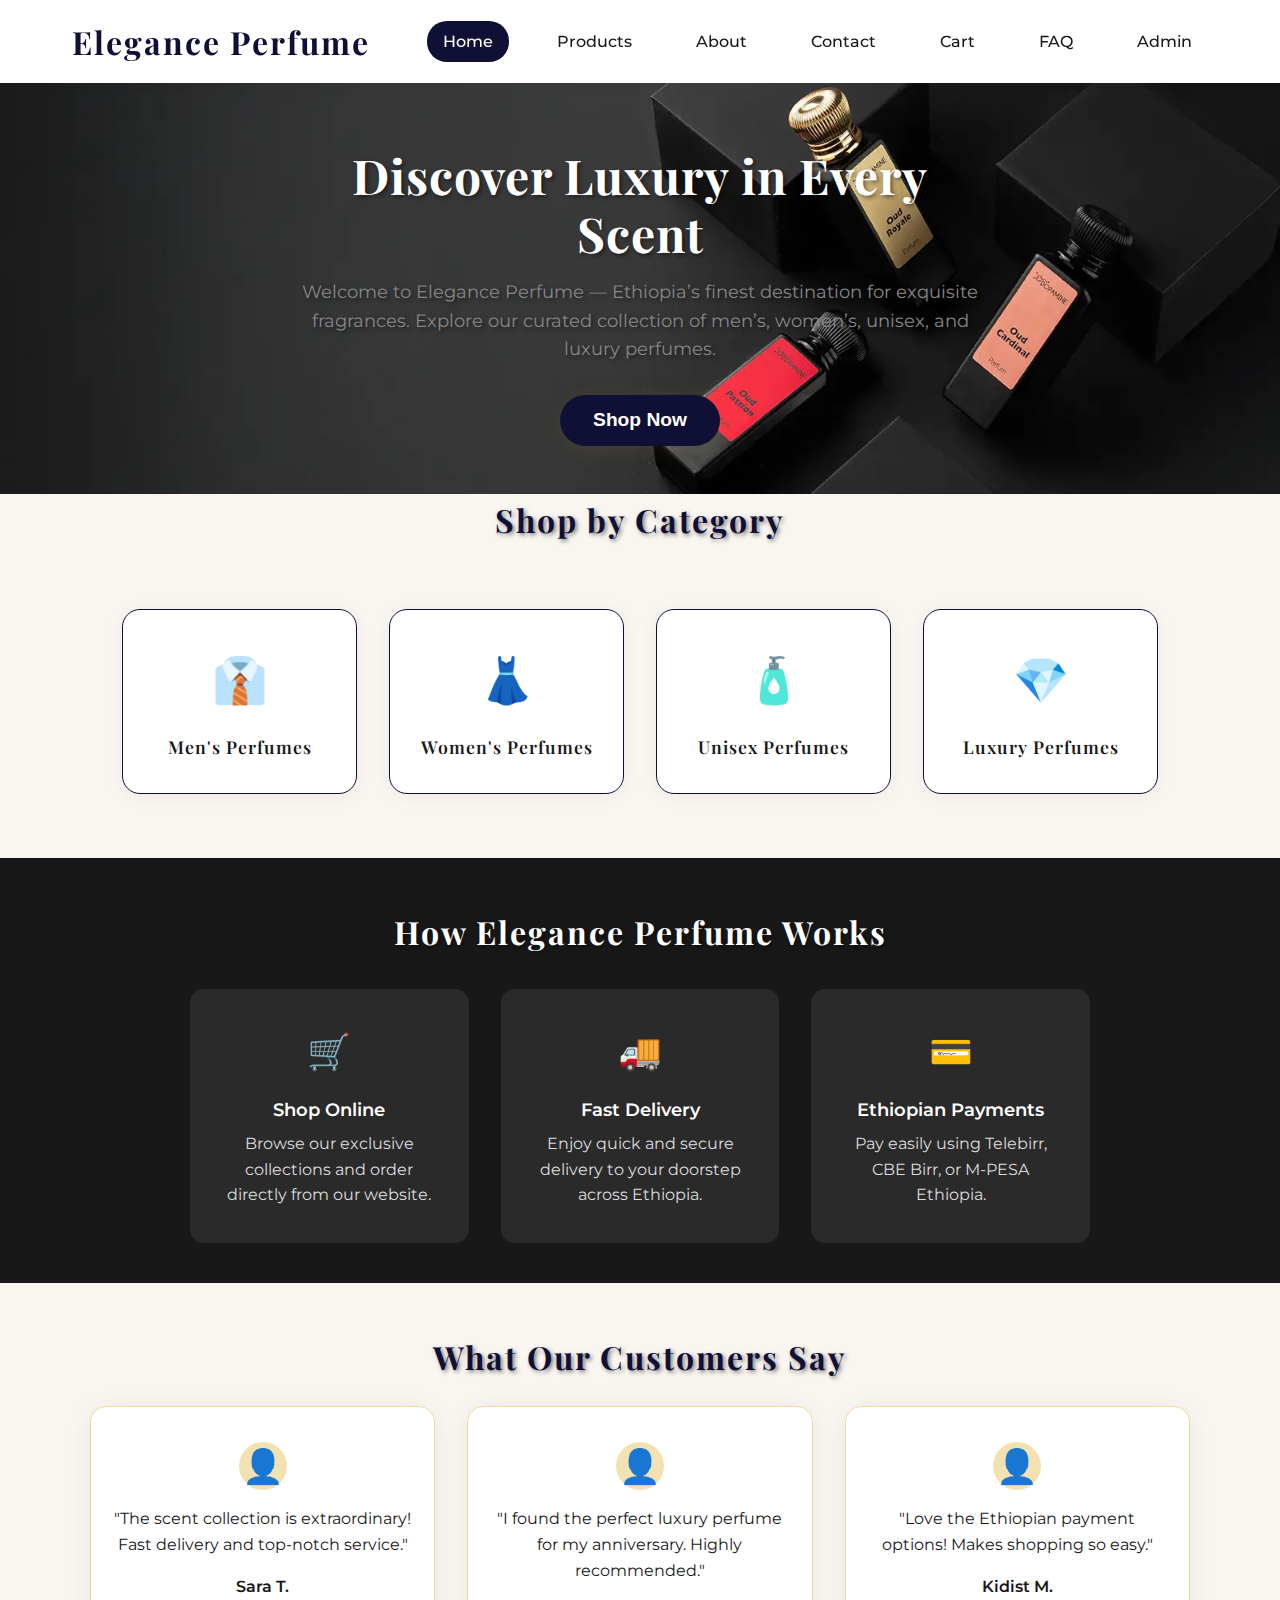
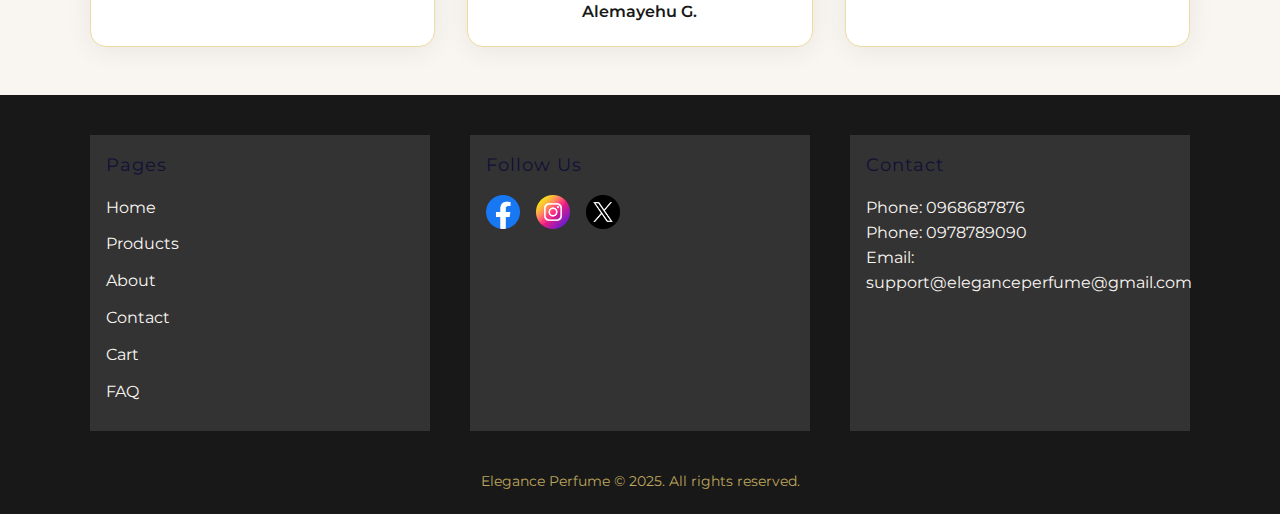
<file: index.html>
<!DOCTYPE html>
<html lang="en">
<head>
  <meta charset="UTF-8">
  <title>Elegance Perfume — Home</title>
  <meta name="viewport" content="width=device-width, initial-scale=1.0">
  <link rel="stylesheet" href="style.css">
</head>
<body>

<!-- Header/Navbar -->
<header>
  <nav class="navbar">
    <span class="logo">Elegance Perfume</span>
    <div class="menu-toggle" aria-label="Open menu">
      <span class="menu-bar"></span>
      <span class="menu-bar"></span>
      <span class="menu-bar"></span>
    </div>
    <div class="nav-links">
      <a href="index.html" class="active">Home</a>
      <a href="products.html">Products</a>
      <a href="about.html">About</a>
      <a href="contact.html">Contact</a>
      <a href="cart.html">Cart <span class="cart-count"></span></a>
      <a href="faq.html">FAQ</a>
      <a href="login.html">Admin</a> <!-- Added Admin button -->
    </div>
  </nav>
</header>

<!-- Hero Section -->
<section class="hero" id="hero">
  <div class="hero-content">
    <h1>Discover Luxury in Every Scent</h1>
    <p>Welcome to Elegance Perfume — Ethiopia’s finest destination for exquisite fragrances. Explore our curated collection of men’s, women’s, unisex, and luxury perfumes.</p>
    <a href="products.html"><button class="hero-cta">Shop Now</button></a>
  </div>
</section>

<!-- Categories -->
<section>
  <h2 class="section-title" style="text-shadow: 2px 2px 4px rgba(0, 0, 0, 0.5);"> Shop by Category</h2>
  <div class="categories">
    <div class="category-card">
      <a href="products.html#men-perfumes">
        <div class="category-icon">👔</div> <!-- Icon for Men's Perfumes -->
        <h3 class="category-title">Men's Perfumes</h3>
      </a>
    </div>
    <div class="category-card">
      <a href="products.html#women-perfumes">
        <div class="category-icon">👗</div> <!-- Icon for Women's Perfumes -->
        <h3 class="category-title">Women's Perfumes</h3>
      </a>
    </div>
    <div class="category-card">
      <a href="products.html#unisex-perfumes">
        <div class="category-icon">🧴</div> <!-- Icon for Unisex Perfumes -->
        <h3 class="category-title">Unisex Perfumes</h3>
      </a>
    </div>
    <div class="category-card">
      <a href="products.html#luxury-perfumes">
        <div class="category-icon">💎</div> <!-- Icon for Luxury Perfumes -->
        <h3 class="category-title">Luxury Perfumes</h3>
      </a>
    </div>
  </div>
</section>

<!-- How it Works -->
<section class="how-it-works" id="how">
  <h2 class="section-title" style="text-shadow: 2px 2px 4px rgba(0, 0, 0, 0.5); color: white;">How Elegance Perfume Works</h2>
  <div class="how-steps">
    <div class="how-step">
      <div class="how-icon">🛒</div>
      <div class="how-title">Shop Online</div>
      <div class="how-desc">Browse our exclusive collections and order directly from our website.</div>
    </div>
    <div class="how-step">
      <div class="how-icon">🚚</div>
      <div class="how-title">Fast Delivery</div>
      <div class="how-desc">Enjoy quick and secure delivery to your doorstep across Ethiopia.</div>
    </div>
    <div class="how-step">
      <div class="how-icon">💳</div>
      <div class="how-title">Ethiopian Payments</div>
      <div class="how-desc">Pay easily using Telebirr, CBE Birr, or M-PESA Ethiopia.</div>
    </div>
  </div>
</section>

<!-- Testimonials -->
<section class="testimonials" id="testimonials">
  <h2 class="section-title" style="text-shadow: 2px 2px 4px rgba(0, 0, 0, 0.5);"> What Our Customers Say</h2>
  <div class="testimonial-list">
    <div class="testimonial-card">
      <div class="testimonial-icon"><span>👤</span></div>
      <div>"The scent collection is extraordinary! Fast delivery and top-notch service."</div>
      <div class="testimonial-name">Sara T.</div>
    </div>
    <div class="testimonial-card">
      <div class="testimonial-icon"><span>👤</span></div>
      <div>"I found the perfect luxury perfume for my anniversary. Highly recommended."</div>
      <div class="testimonial-name">Alemayehu G.</div>
    </div>
    <div class="testimonial-card">
      <div class="testimonial-icon"><span>👤</span></div>
      <div>"Love the Ethiopian payment options! Makes shopping so easy."</div>
      <div class="testimonial-name">Kidist M.</div>
    </div>
  </div>
</section>

<!-- Footer -->
<footer>
  <div class="footer-container">
    <div class="footer-section">
      <div class="footer-title">Pages</div>
      <div class="footer-links">
        <a href="index.html">Home</a>
        <a href="products.html">Products</a>
        <a href="about.html">About</a>
        <a href="contact.html">Contact</a>
        <a href="cart.html">Cart</a>
        <a href="faq.html">FAQ</a>
      </div>
    </div>
    <div class="footer-section">
      <div class="footer-title">Follow Us</div>
      <div class="footer-socials">
        <a href="https://www.facebook.com/login" target="_blank" class="footer-social" title="Facebook">
          <img src="images/icons/facebook.png" alt="Facebook" class="social-icon">
        </a>
        <a href="https://www.instagram.com/accounts/login" target="_blank" class="footer-social" title="Instagram">
          <img src="images/icons/instagram.png" alt="Instagram" class="social-icon">
        </a>
        <a href="https://twitter.com/login" target="_blank" class="footer-social" title="Twitter">
          <img src="images/icons/twitter.png" alt="Twitter" class="social-icon">
        </a>
      </div>
    </div>
    <div class="footer-section">
      <div class="footer-title">Contact</div>
      <div class="footer-contact">
        Phone: 0968687876<br>
        Phone: 0978789090<br>
        Email: support@eleganceperfume@gmail.com
      </div>
    </div>
  </div>
  <div class="footer-bottom">
    Elegance Perfume &copy; 2025. All rights reserved.
  </div>
</footer>

<script src="script.js"></script>
</body>
</html>
</file>
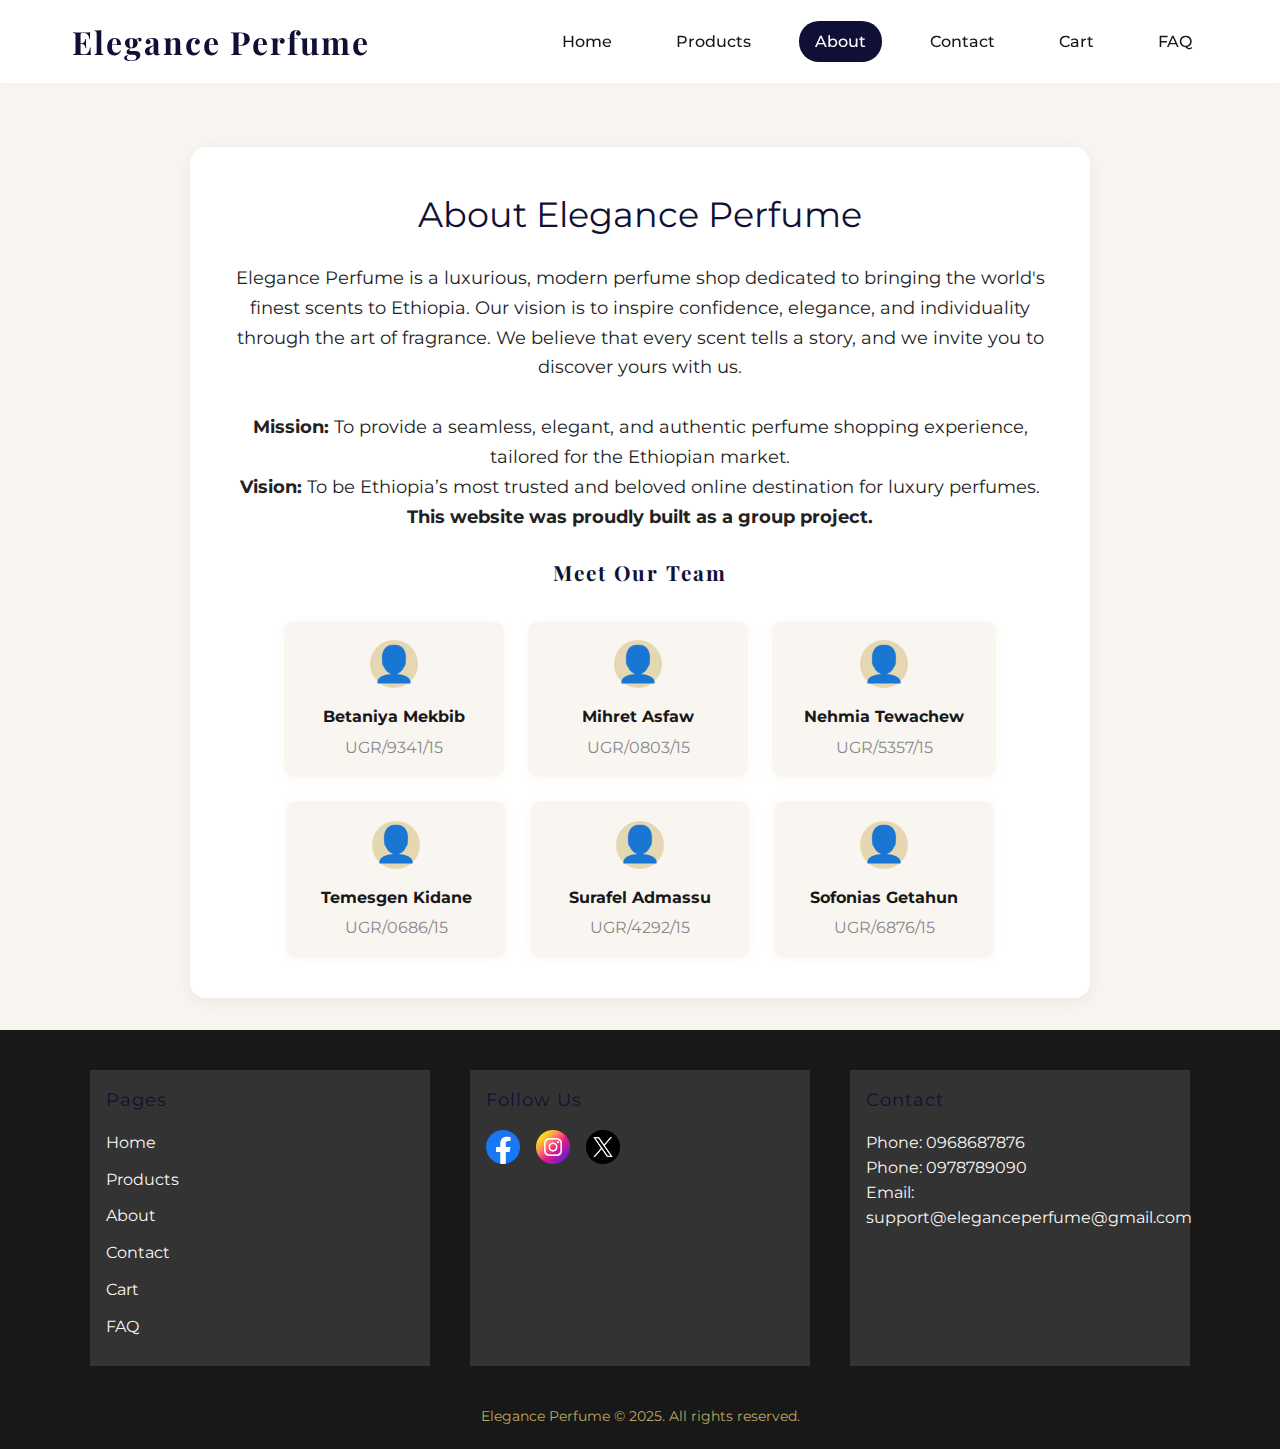
<file: about.html>
<!DOCTYPE html>
<html lang="en">
<head>
  <meta charset="UTF-8">
  <title>About Us — Elegance Perfume</title>
  <meta name="viewport" content="width=device-width, initial-scale=1.0">
  <link rel="stylesheet" href="style.css">
</head>
<body>

<header>
  <nav class="navbar">
    <span class="logo">Elegance Perfume</span>
    <div class="menu-toggle" aria-label="Open menu">
      <span class="menu-bar"></span>
      <span class="menu-bar"></span>
      <span class="menu-bar"></span>
    </div>
    <div class="nav-links">
      <a href="index.html">Home</a>
      <a href="products.html">Products</a>
      <a href="about.html" class="active">About</a>
      <a href="contact.html">Contact</a>
      <a href="cart.html">Cart <span class="cart-count"></span></a>
      <a href="faq.html">FAQ</a>
    </div>
  </nav>
</header>

<section class="about-section">
  <div class="about-title">About Elegance Perfume</div>
  <div class="about-desc">
    <p>
      Elegance Perfume is a luxurious, modern perfume shop dedicated to bringing the world's finest scents to Ethiopia. Our vision is to inspire confidence, elegance, and individuality through the art of fragrance. We believe that every scent tells a story, and we invite you to discover yours with us.<br><br>
      <strong>Mission:</strong> To provide a seamless, elegant, and authentic perfume shopping experience, tailored for the Ethiopian market.<br>
      <strong>Vision:</strong> To be Ethiopia’s most trusted and beloved online destination for luxury perfumes.
    </p>
    <p>
      <b>This website was proudly built as a group project.</b>
    </p>
  </div>
  <h3 class="section-title">Meet Our Team</h3>
  <div class="group-members">
    <div class="member-card">
      <div class="member-icon">👤</div>
      <div class="member-name">Betaniya Mekbib</div>
      <div class="member-id">UGR/9341/15</div>
    </div>
    <div class="member-card">
      <div class="member-icon">👤</div>
      <div class="member-name">Mihret Asfaw</div>
      <div class="member-id">UGR/0803/15</div>
    </div>
    <div class="member-card">
      <div class="member-icon">👤</div>
      <div class="member-name">Nehmia Tewachew</div>
      <div class="member-id">UGR/5357/15</div>
    </div>
    <div class="member-card">
      <div class="member-icon">👤</div>
      <div class="member-name">Temesgen Kidane</div>
      <div class="member-id">UGR/0686/15</div>
    </div>
    <div class="member-card">
      <div class="member-icon">👤</div>
      <div class="member-name">Surafel Admassu</div>
      <div class="member-id">UGR/4292/15</div>
    </div>
    <div class="member-card">
      <div class="member-icon">👤</div>
      <div class="member-name">Sofonias Getahun</div>
      <div class="member-id">UGR/6876/15</div>
    </div>
  </div>
</section>

<footer>
  <div class="footer-container">
    <div class="footer-section">
      <div class="footer-title">Pages</div>
      <div class="footer-links">
        <a href="index.html">Home</a>
        <a href="products.html">Products</a>
        <a href="about.html">About</a>
        <a href="contact.html">Contact</a>
        <a href="cart.html">Cart</a>
        <a href="faq.html">FAQ</a>
      </div>
    </div>
    <div class="footer-section">
      <div class="footer-title">Follow Us</div>
      <div class="footer-socials">
        <a href="https://www.facebook.com/login" target="_blank" class="footer-social" title="Facebook">
          <img src="images/icons/facebook.png" alt="Facebook" class="social-icon">
        </a>
        <a href="https://www.instagram.com/accounts/login" target="_blank" class="footer-social" title="Instagram">
          <img src="images/icons/instagram.png" alt="Instagram" class="social-icon">
        </a>
        <a href="https://twitter.com/login" target="_blank" class="footer-social" title="Twitter">
          <img src="images/icons/twitter.png" alt="Twitter" class="social-icon">
        </a>
      </div>
    </div>
    <div class="footer-section">
      <div class="footer-title">Contact</div>
      <div class="footer-contact">
        Phone: 0968687876<br>
        Phone: 0978789090<br>
        Email: support@eleganceperfume@gmail.com
      </div>
    </div>
  </div>
  <div class="footer-bottom">
    Elegance Perfume &copy; 2025. All rights reserved.
  </div>
</footer>
<script src="script.js"></script>
</body>
</html>
</file>
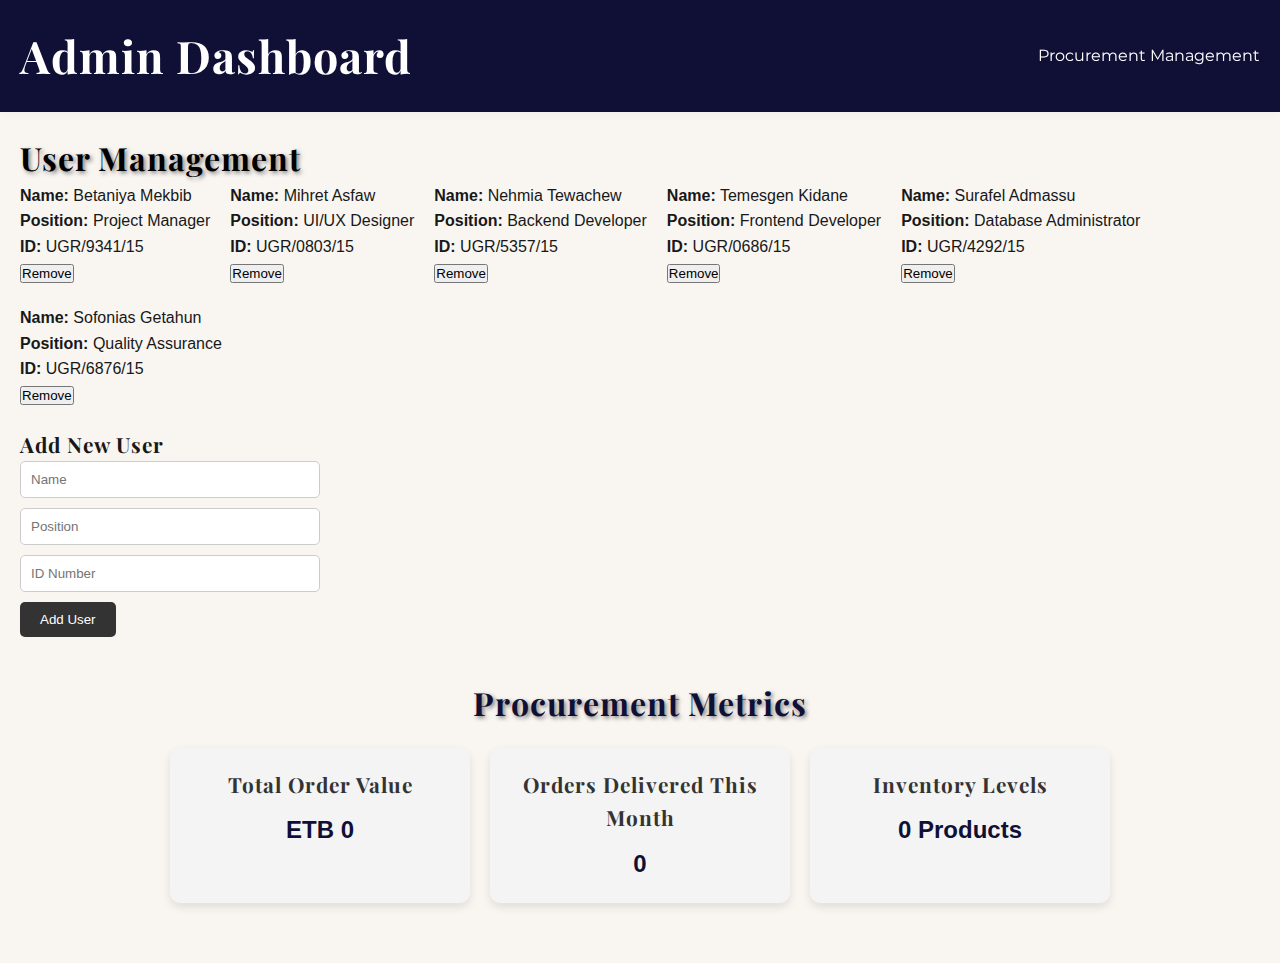
<file: admin.html>
<!DOCTYPE html>
<html lang="en">
<head>
  <meta charset="UTF-8">
  <title>Admin Dashboard</title>
  <meta name="viewport" content="width=device-width, initial-scale=1.0">
  <link rel="stylesheet" href="style.css">
</head>
<body>
  <header class="admin-header">
    <h1>Admin Dashboard</h1>
    <a href="Procurement.html" class="procurement-btn">Procurement Management</a>
  </header>
  <main class="admin-dashboard">
    <!-- User Management Section -->
    <section class="user-management">
      <h2>User Management</h2>
      <div class="user-list">
        <!-- Preloaded users -->
        <div class="user-card">
          <p><strong>Name:</strong> Betaniya Mekbib</p>
          <p><strong>Position:</strong> Project Manager</p>
          <p><strong>ID:</strong> UGR/9341/15</p>
          <button class="remove-user-btn">Remove</button>
        </div>
        <div class="user-card">
          <p><strong>Name:</strong> Mihret Asfaw</p>
          <p><strong>Position:</strong> UI/UX Designer</p>
          <p><strong>ID:</strong> UGR/0803/15</p>
          <button class="remove-user-btn">Remove</button>
        </div>
        <div class="user-card">
          <p><strong>Name:</strong> Nehmia Tewachew</p>
          <p><strong>Position:</strong> Backend Developer</p>
          <p><strong>ID:</strong> UGR/5357/15</p>
          <button class="remove-user-btn">Remove</button>
        </div>
        <div class="user-card">
          <p><strong>Name:</strong> Temesgen Kidane</p>
          <p><strong>Position:</strong> Frontend Developer</p>
          <p><strong>ID:</strong> UGR/0686/15</p>
          <button class="remove-user-btn">Remove</button>
        </div>
        <div class="user-card">
          <p><strong>Name:</strong> Surafel Admassu</p>
          <p><strong>Position:</strong> Database Administrator</p>
          <p><strong>ID:</strong> UGR/4292/15</p>
          <button class="remove-user-btn">Remove</button>
        </div>
        <div class="user-card">
          <p><strong>Name:</strong> Sofonias Getahun</p>
          <p><strong>Position:</strong> Quality Assurance</p>
          <p><strong>ID:</strong> UGR/6876/15</p>
          <button class="remove-user-btn">Remove</button>
        </div>
      </div>
      <form class="add-user-form">
        <h3>Add New User</h3>
        <input type="text" placeholder="Name" id="user-name" required>
        <input type="text" placeholder="Position" id="user-position" required>
        <input type="text" placeholder="ID Number" id="user-id" required>
        <button type="button" id="add-user-btn">Add User</button>
      </form>
    </section>

    <!-- Procurement Metrics Section -->
    <section class="procurement-metrics">
      <h2>Procurement Metrics</h2>
      <div class="metrics-cards">
        <div class="metrics-card" id="total-order-value">
          <h3>Total Order Value</h3>
          <p>ETB <span>0</span></p>
        </div>
        <div class="metrics-card" id="orders-delivered">
          <h3>Orders Delivered This Month</h3>
          <p><span>0</span></p>
        </div>
        <div class="metrics-card" id="inventory-levels">
          <h3>Inventory Levels</h3>
          <p><span>0</span> Products</p>
        </div>
      </div>
    </section>
  </main>

  <script>
    // Select elements
    const userList = document.querySelector('.user-list');
    const addUserBtn = document.getElementById('add-user-btn');

    // Add user functionality
    addUserBtn.addEventListener('click', () => {
      const name = document.getElementById('user-name').value;
      const position = document.getElementById('user-position').value;
      const id = document.getElementById('user-id').value;

      if (name && position && id) {
        // Create a new user card
        const userCard = document.createElement('div');
        userCard.classList.add('user-card');
        userCard.innerHTML = `
          <p><strong>Name:</strong> ${name}</p>
          <p><strong>Position:</strong> ${position}</p>
          <p><strong>ID:</strong> ${id}</p>
          <button class="remove-user-btn">Remove</button>
        `;

        // Add remove functionality to the new user
        userCard.querySelector('.remove-user-btn').addEventListener('click', () => {
          userCard.remove();
        });

        // Append the new user card to the user list
        userList.appendChild(userCard);

        // Clear form inputs
        document.getElementById('user-name').value = '';
        document.getElementById('user-position').value = '';
        document.getElementById('user-id').value = '';
      } else {
        alert('Please fill out all fields.');
      }
    });

    // Remove user functionality for preloaded users
    document.querySelectorAll('.remove-user-btn').forEach(button => {
      button.addEventListener('click', (e) => {
        e.target.parentElement.remove();
      });
    });
  </script>


<style>
/* Admin Dashboard Styles */
.admin-header {
  display: flex;
  justify-content: space-between;
  align-items: center;
  padding: 20px;
  background-color: #101036;
  color: white;
}

.admin-dashboard {
  padding: 20px;
  font-family: Arial, sans-serif;
}

/* User Management Section */
.user-management {
  margin-bottom: 40px;
}

.user-management h2 {
  color: #000000;
  text-shadow: 2px 2px 4px rgba(0, 0, 0, 0.5);
}

.user-list {
  display: flex;
  flex-wrap: wrap;
  gap: 20px;
}

.add-user-form {
  margin-top: 20px;
}

.add-user-form input {
  display: block;
  margin-bottom: 10px;
  padding: 10px;
  width: 100%;
  max-width: 300px;
  border: 1px solid #ccc;
  border-radius: 5px;
}

.add-user-form button {
  padding: 10px 20px;
  background-color: #333;
  color: white;
  border: none;
  border-radius: 5px;
  cursor: pointer;
}

.add-user-form button:hover {
  background-color: #555;
}

/* Analytics Section */
.analytics {
  margin-bottom: 40px;
}

.analytics-cards {
  display: flex;
  gap: 20px;
}

.analytics-card {
  background-color: #f4f4f4;
  padding: 20px;
  border-radius: 5px;
  text-align: center;
  box-shadow: 2px 2px 5px rgba(0, 0, 0, 0.1);
}

.analytics-card h3 {
  margin-bottom: 10px;
  color: #333;
}

/* Employment Data Section */
.employment-data {
  margin-bottom: 40px;
}

.employment-table {
  width: 100%;
  border-collapse: collapse;
}

.employment-table th,
.employment-table td {
  border: 1px solid #ccc;
  padding: 10px;
  text-align: left;
}

.employment-table th {
  background-color: #333;
  color: white;
}

.employment-table tr:nth-child(even) {
  background-color: #f9f9f9;
}


/* Procurement Metrics Section */
.procurement-metrics {
  margin-bottom: 40px;
  text-align: center;
}

.procurement-metrics h2 {
  color: #101036;
  text-shadow: 2px 2px 4px rgba(0, 0, 0, 0.5);
  margin-bottom: 20px;
}

.metrics-cards {
  display: flex;
  flex-wrap: wrap;
  gap: 20px;
  justify-content: center;
}

.metrics-card {
  background-color: #f4f4f4;
  padding: 20px;
  border-radius: 10px;
  box-shadow: 0 4px 10px rgba(0, 0, 0, 0.1);
  text-align: center;
  width: 300px;
  transition: transform 0.3s ease;
}

.metrics-card:hover {
  transform: translateY(-5px);
}

.metrics-card h3 {
  color: #333;
  margin-bottom: 10px;
}

.metrics-card p {
  font-size: 1.5rem;
  color: #101036;
  font-weight: bold;
}



</style>
</body>
</html>
</file>
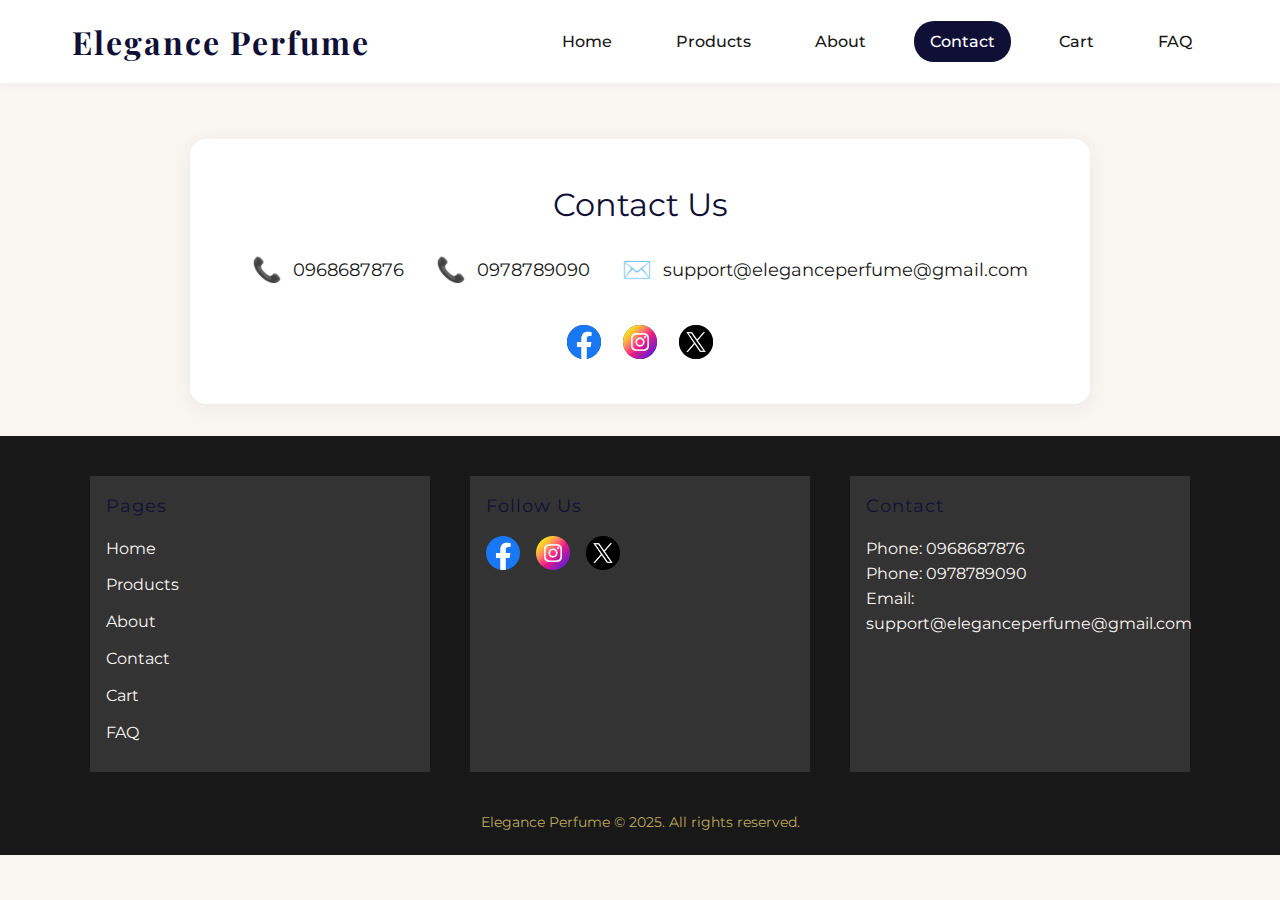
<file: contact.html>
<!DOCTYPE html>
<html lang="en">
<head>
  <meta charset="UTF-8">
  <title>Contact Us — Elegance Perfume</title>
  <meta name="viewport" content="width=device-width, initial-scale=1.0">
  <link rel="stylesheet" href="style.css">
</head>
<body>

<header>
  <nav class="navbar">
    <span class="logo">Elegance Perfume</span>
    <div class="menu-toggle" aria-label="Open menu">
      <span class="menu-bar"></span>
      <span class="menu-bar"></span>
      <span class="menu-bar"></span>
    </div>
    <div class="nav-links">
      <a href="index.html">Home</a>
      <a href="products.html">Products</a>
      <a href="about.html">About</a>
      <a href="contact.html" class="active">Contact</a>
      <a href="cart.html">Cart <span class="cart-count"></span></a>
      <a href="faq.html">FAQ</a>
    </div>
  </nav>
</header>

<section class="contact-section">
  <div class="contact-title">Contact Us</div>
  <div class="contact-details">
    <div class="contact-item"><span class="contact-icon">📞</span>0968687876</div>
    <div class="contact-item"><span class="contact-icon">📞</span>0978789090</div>
    <div class="contact-item"><span class="contact-icon">✉️</span>support@eleganceperfume@gmail.com</div>
  </div>
  <div class="contact-socials">
    <a href="https://www.facebook.com/login" target="_blank" class="footer-social" title="Facebook">
      <img src="images/icons/facebook.png" alt="Facebook" class="social-icon">
    </a>
    <a href="https://www.instagram.com/accounts/login" target="_blank" class="footer-social" title="Instagram">
      <img src="images/icons/instagram.png" alt="Instagram" class="social-icon">
    </a>
    <a href="https://twitter.com/login" target="_blank" class="footer-social" title="Twitter">
      <img src="images/icons/twitter.png" alt="Twitter" class="social-icon">
    </a>
  </div>
</section>

<footer>
  <div class="footer-container">
    <div class="footer-section">
      <div class="footer-title">Pages</div>
      <div class="footer-links">
        <a href="index.html">Home</a>
        <a href="products.html">Products</a>
        <a href="about.html">About</a>
        <a href="contact.html">Contact</a>
        <a href="cart.html">Cart</a>
        <a href="faq.html">FAQ</a>
      </div>
    </div>
    <div class="footer-section">
      <div class="footer-title">Follow Us</div>
      <div class="footer-socials">
        <a href="https://www.facebook.com/login" target="_blank" class="footer-social" title="Facebook">
          <img src="images/icons/facebook.png" alt="Facebook" class="social-icon">
        </a>
        <a href="https://www.instagram.com/accounts/login" target="_blank" class="footer-social" title="Instagram">
          <img src="images/icons/instagram.png" alt="Instagram" class="social-icon">
        </a>
        <a href="https://twitter.com/login" target="_blank" class="footer-social" title="Twitter">
          <img src="images/icons/twitter.png" alt="Twitter" class="social-icon">
        </a>
      </div>
    </div>
    <div class="footer-section">
      <div class="footer-title">Contact</div>
      <div class="footer-contact">
        Phone: 0968687876<br>
        Phone: 0978789090<br>
        Email: support@eleganceperfume@gmail.com
      </div>
    </div>
  </div>
  <div class="footer-bottom">
    Elegance Perfume &copy; 2025. All rights reserved.
  </div>
</footer>
<script src="script.js"></script>
</body>
</html>
</file>
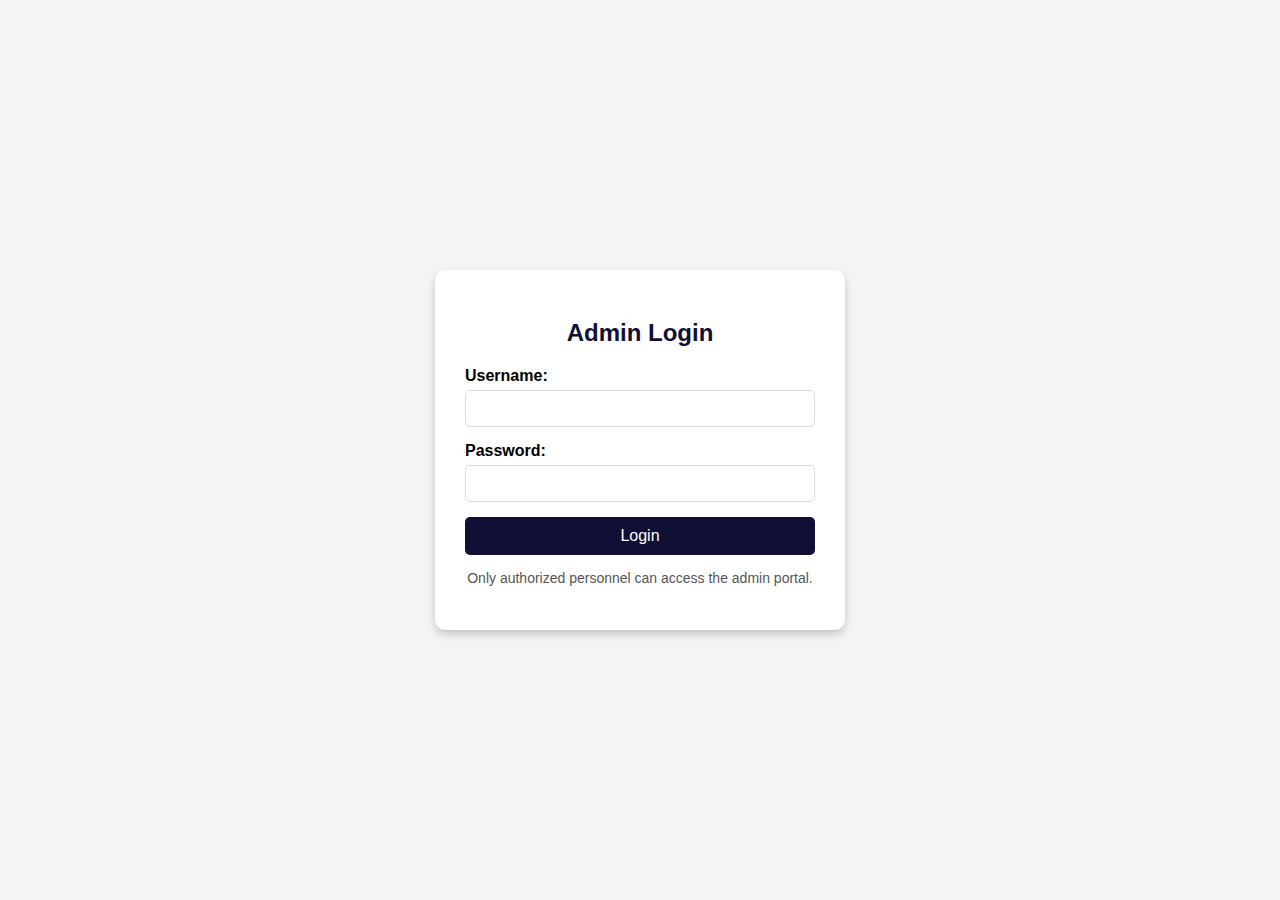
<file: login.html>
<!DOCTYPE html>
<html lang="en">
<head>
    <meta charset="UTF-8">
    <meta name="viewport" content="width=device-width, initial-scale=1.0">
    <title>Admin Login</title>
    <style>
        /* Center the login form */
        body {
            font-family: Arial, sans-serif;
            margin: 0;
            padding: 0;
            display: flex;
            justify-content: center;
            align-items: center;
            height: 100vh;
            background-color: #f4f4f4;
        }

        .login-container {
            background: white;
            padding: 30px;
            border-radius: 10px;
            box-shadow: 0 4px 8px rgba(0, 0, 0, 0.2);
            width: 350px;
            text-align: center;
        }

        .login-container h2 {
            margin-bottom: 20px;
            color: #101036;
        }

        .form-group {
            margin-bottom: 15px;
            text-align: left;
        }

        .form-group label {
            display: block;
            margin-bottom: 5px;
            font-weight: bold;
        }

        .form-group input {
            width: 100%;
            padding: 10px;
            border: 1px solid #ddd;
            border-radius: 5px;
            box-sizing: border-box;
        }

        button {
            width: 100%;
            padding: 10px;
            background-color: #101036;
            color: white;
            border: none;
            border-radius: 5px;
            font-size: 16px;
            cursor: pointer;
        }

        button:hover {
            background-color: #0056b3;
        }

        .login-footer {
            margin-top: 15px;
            font-size: 14px;
            color: #555;
        }

        #error-message {
            color: red;
            margin-top: 10px;
            display: none;
        }
    </style>
</head>
<body>
    <div class="login-container">
        <h2>Admin Login</h2>
        <form onsubmit="login(event)">
            <div class="form-group">
                <label for="username">Username:</label>
                <input type="text" id="username" required>
            </div>
            <div class="form-group">
                <label for="password">Password:</label>
                <input type="password" id="password" required>
            </div>
            <button type="submit" aria-label="Login to Admin Portal">Login</button>
        </form>
        <p id="error-message">Invalid credentials! Please try again.</p>
        <div class="login-footer">
            <p>Only authorized personnel can access the admin portal.</p>
        </div>
    </div>
    <script>
        function login(event) {
            event.preventDefault();
            const username = document.getElementById('username').value;
            const password = document.getElementById('password').value;

            // Check credentials
            if (username === 'admin' && password === 'admin') {
                sessionStorage.setItem('isLoggedIn', 'true'); // Set login flag
                window.location.href = 'admin.html'; // Redirect to admin portal
            } else {
                const errorMessage = document.getElementById('error-message');
                errorMessage.style.display = 'block'; // Show error message
            }
        }
    </script>
</body>
</html>
</file>
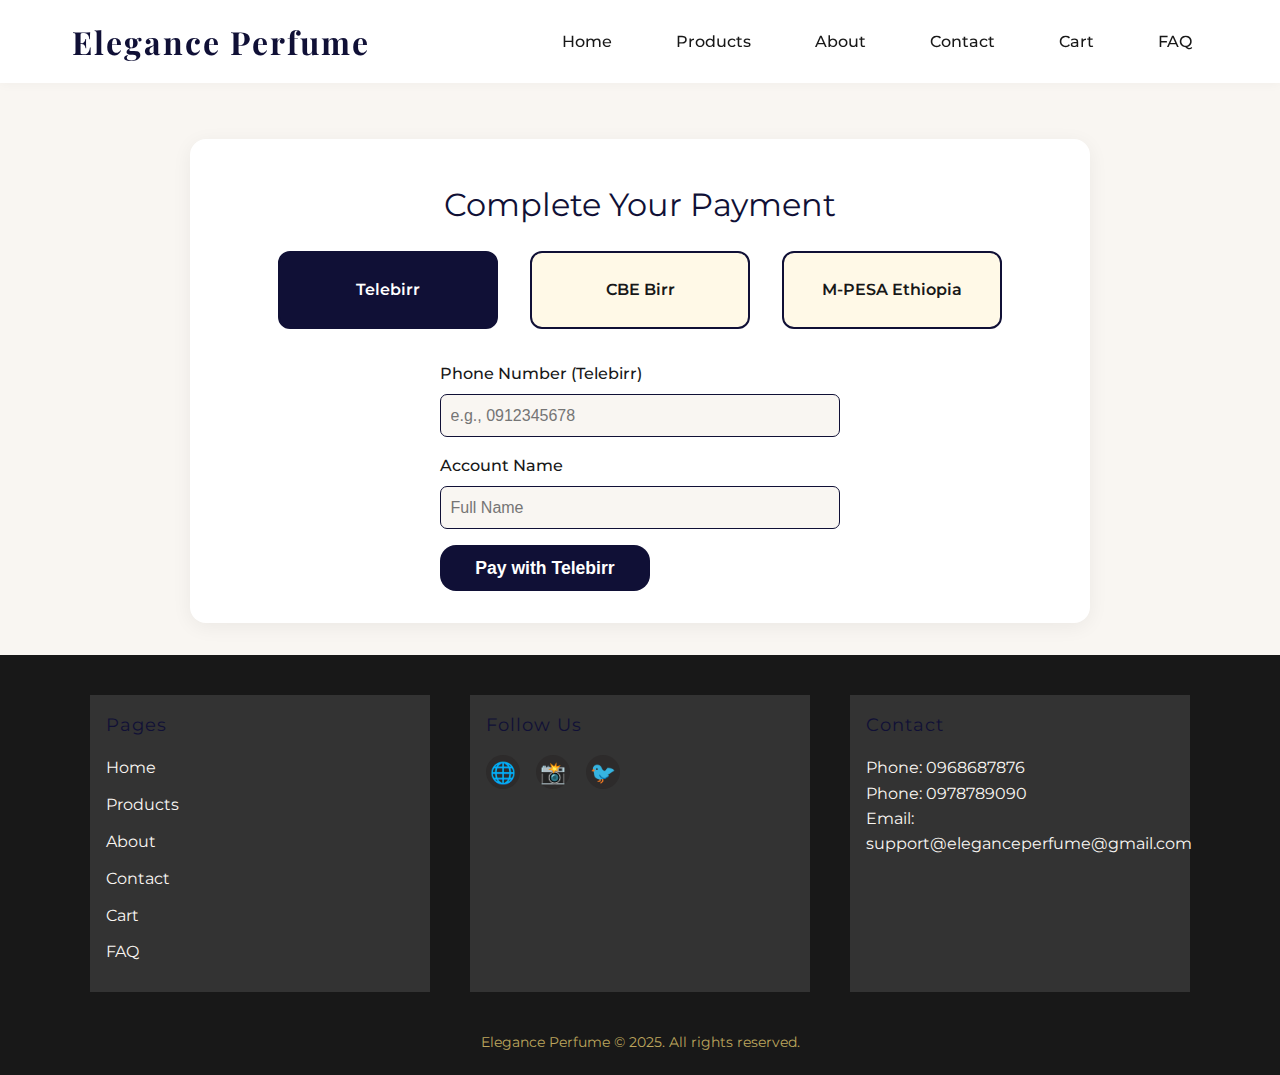
<file: payment.html>
<!DOCTYPE html>
<html lang="en">
<head>
  <meta charset="UTF-8">
  <title>Payment — Elegance Perfume</title>
  <meta name="viewport" content="width=device-width, initial-scale=1.0">
  <link rel="stylesheet" href="style.css">
</head>
<body>

<header>
  <nav class="navbar">
    <span class="logo">Elegance Perfume</span>
    <div class="menu-toggle" aria-label="Open menu">
      <span class="menu-bar"></span>
      <span class="menu-bar"></span>
      <span class="menu-bar"></span>
    </div>
    <div class="nav-links">
      <a href="index.html">Home</a>
      <a href="products.html">Products</a>
      <a href="about.html">About</a>
      <a href="contact.html">Contact</a>
      <a href="cart.html">Cart <span class="cart-count"></span></a>
      <a href="faq.html">FAQ</a>
    </div>
  </nav>
</header>

<section class="payment-section">
  <div class="payment-title">Complete Your Payment</div>
  <div class="payment-methods">
    <div class="payment-method selected">Telebirr</div>
    <div class="payment-method">CBE Birr</div>
    <div class="payment-method">M-PESA Ethiopia</div>
  </div>
  <div class="payment-forms">
    <!-- Telebirr -->
    <form class="payment-form active" data-method="Telebirr">
      <label for="telebirr-phone">Phone Number (Telebirr)</label>
      <input type="text" id="telebirr-phone" required pattern="^09\d{8}$" placeholder="e.g., 0912345678">
      <label for="telebirr-name">Account Name</label>
      <input type="text" id="telebirr-name" required placeholder="Full Name">
      <button type="submit" class="pay-btn">Pay with Telebirr</button>
    </form>
    <!-- CBE Birr -->
    <form class="payment-form" data-method="CBE Birr">
      <label for="cbe-phone">Phone Number (CBE Birr)</label>
      <input type="text" id="cbe-phone" required pattern="^09\d{8}$" placeholder="e.g., 0912345678">
      <label for="cbe-id">CBE Birr ID</label>
      <input type="text" id="cbe-id" required placeholder="CBE Birr ID">
      <button type="submit" class="pay-btn">Pay with CBE Birr</button>
    </form>
    <!-- MPESA -->
    <form class="payment-form" data-method="M-PESA Ethiopia">
      <label for="mpesa-phone">Phone Number (M-PESA)</label>
      <input type="text" id="mpesa-phone" required pattern="^09\d{8}$" placeholder="e.g., 0912345678">
      <label for="mpesa-id">M-PESA ID</label>
      <input type="text" id="mpesa-id" required placeholder="M-PESA ID">
      <button type="submit" class="pay-btn">Pay with M-PESA</button>
    </form>
  </div>
</section>

<footer>
  <div class="footer-container">
    <div class="footer-section">
      <div class="footer-title">Pages</div>
      <div class="footer-links">
        <a href="index.html">Home</a>
        <a href="products.html">Products</a>
        <a href="about.html">About</a>
        <a href="contact.html">Contact</a>
        <a href="cart.html">Cart</a>
        <a href="faq.html">FAQ</a>
      </div>
    </div>
    <div class="footer-section">
      <div class="footer-title">Follow Us</div>
      <div class="footer-socials">
        <span class="footer-social" title="Facebook">🌐</span>
        <span class="footer-social" title="Instagram">📸</span>
        <span class="footer-social" title="Twitter">🐦</span>
      </div>
    </div>
    <div class="footer-section">
      <div class="footer-title">Contact</div>
      <div class="footer-contact">
        Phone: 0968687876<br>
        Phone: 0978789090<br>
        Email: support@eleganceperfume@gmail.com
      </div>
    </div>
  </div>
  <div class="footer-bottom">
    Elegance Perfume &copy; 2025. All rights reserved.
  </div>
</footer>
<script src="script.js"></script>
</body>
</html>
</file>
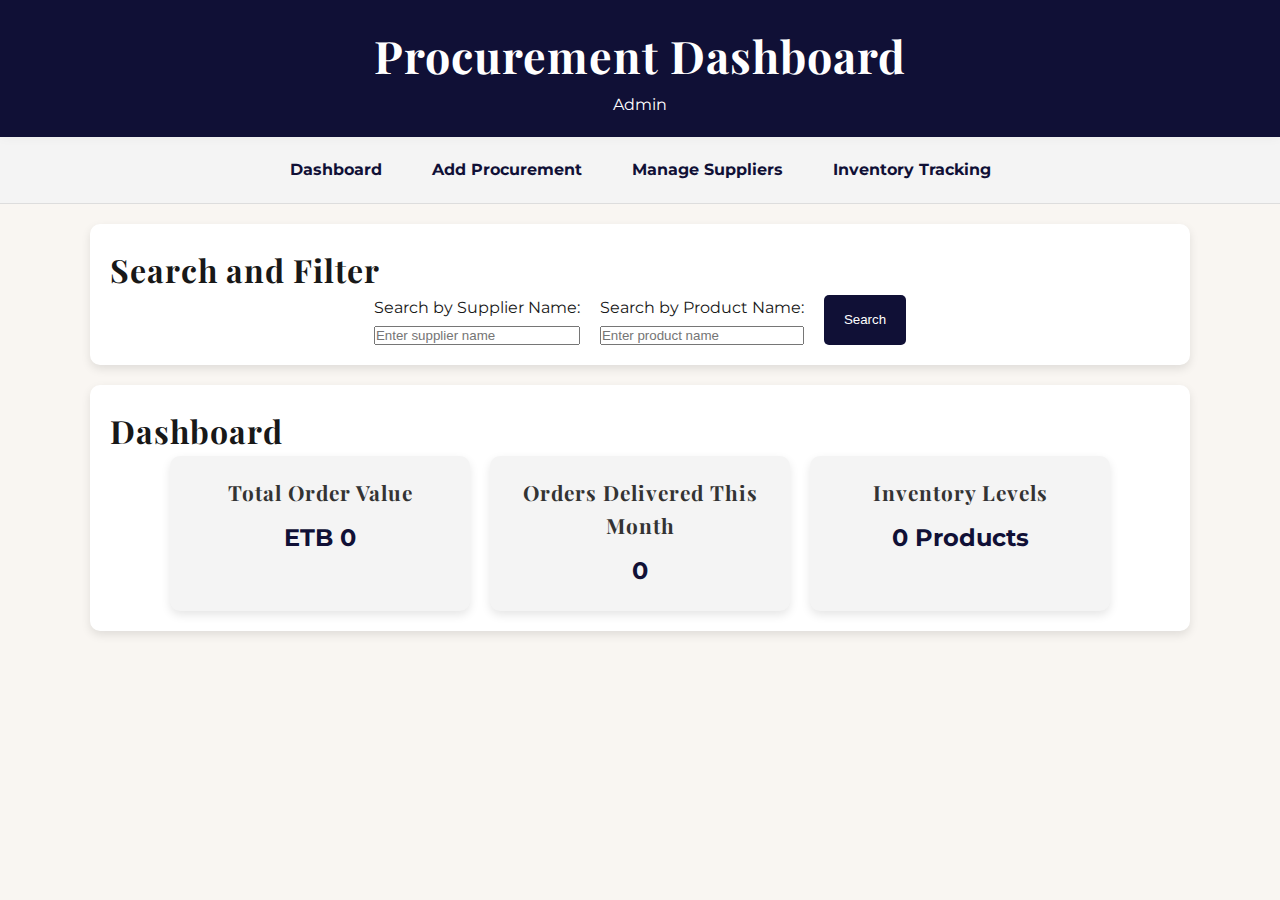
<file: Procurement.html>
<!DOCTYPE html>
<html lang="en">
<head>
    <meta charset="UTF-8">
    <meta name="viewport" content="width=device-width, initial-scale=1.0">
    <title>Procurement Dashboard - Elegance Perfume</title>
    <link rel="stylesheet" href="style.css"> <!-- Link to the central CSS file -->
</head>
<body>
    <header class="procurement-header">
        <h1>Procurement Dashboard</h1>
        <a href="admin.html" class="admin-btn">Admin</a>
    </header>

    <nav class="procurement-nav">
        <a href="#dashboard">Dashboard</a>
        <a href="#add-procurement">Add Procurement</a>
        <a href="#manage-suppliers">Manage Suppliers</a>
        <a href="#inventory-tracking">Inventory Tracking</a>
    </nav>

    <section id="search-filter" class="procurement-section">
        <h2>Search and Filter</h2>
        <form onsubmit="handleSearch(event)" class="search-filter">
            <div class="form-group">
                <label for="search-supplier">Search by Supplier Name:</label>
                <input type="text" id="search-supplier" name="search-supplier" placeholder="Enter supplier name">
            </div>
            <div class="form-group">
                <label for="search-product">Search by Product Name:</label>
                <input type="text" id="search-product" name="search-product" placeholder="Enter product name">
            </div>
            <button type="submit" class="search-btn">Search</button>
        </form>
    </section>

    <section id="dashboard" class="procurement-section">
        <h2>Dashboard</h2>
        <div class="metrics-cards">
            <div class="metrics-card" id="total-order-value">
                <h3>Total Order Value</h3>
                <p>ETB <span>0</span></p>
            </div>
            <div class="metrics-card" id="orders-delivered">
                <h3>Orders Delivered This Month</h3>
                <p><span>0</span></p>
            </div>
            <div class="metrics-card" id="inventory-levels">
                <h3>Inventory Levels</h3>
                <p><span>0</span> Products</p>
            </div>
        </div>
    </section>

    <script src="script.js"></script> <!-- Link to the central JS file -->
</body>
</html>
</file>
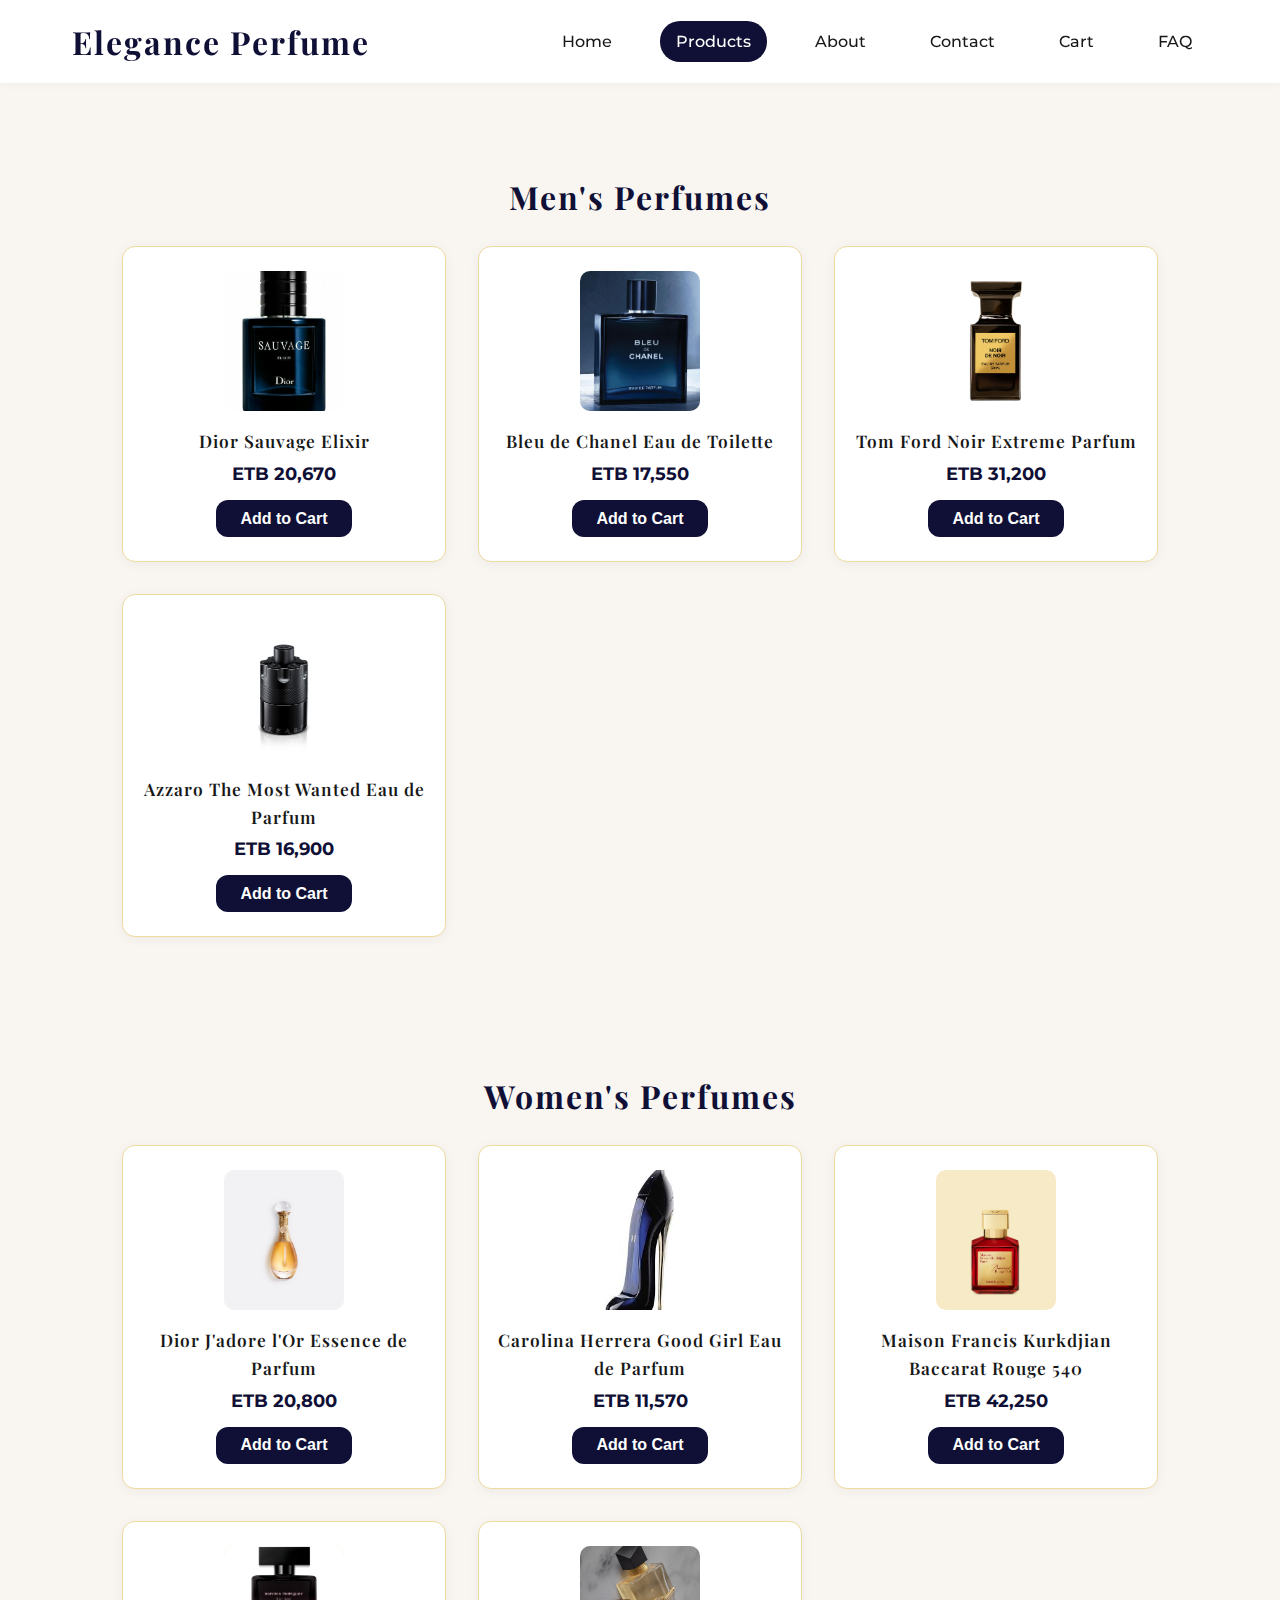
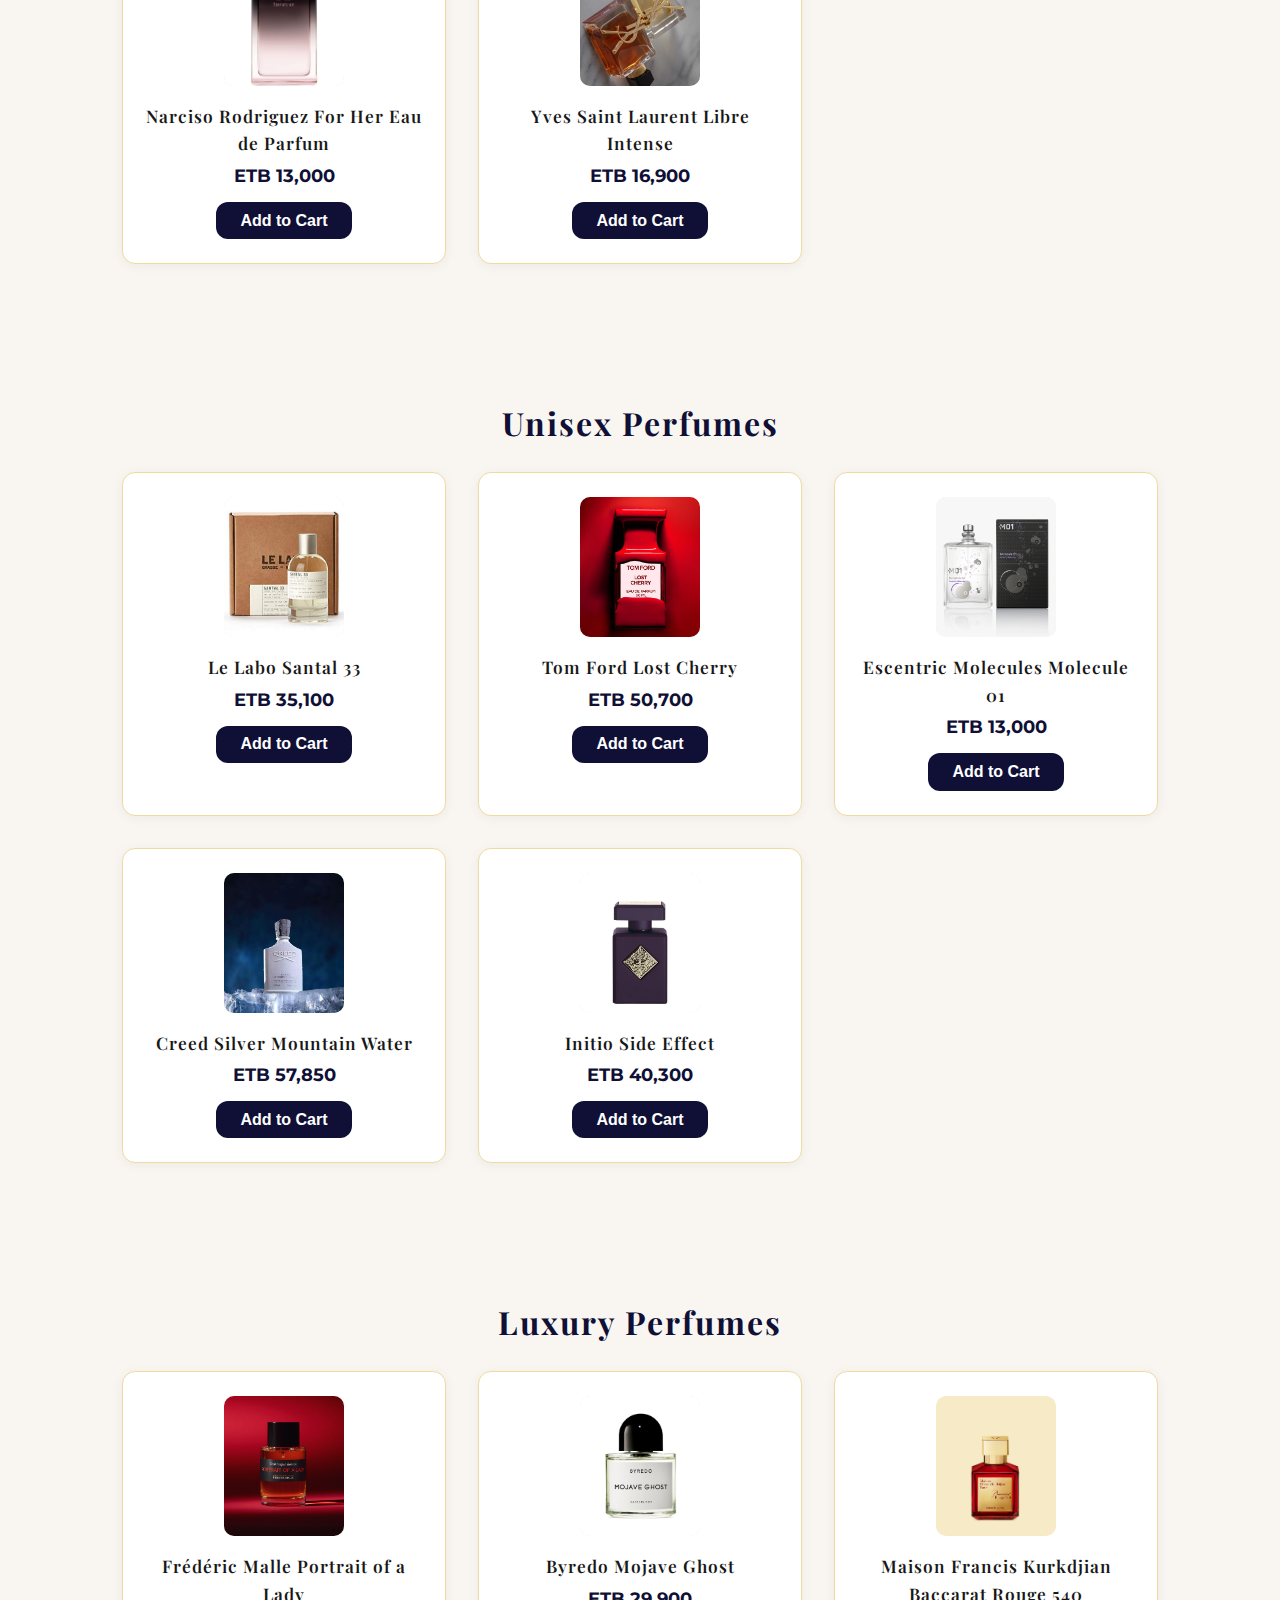
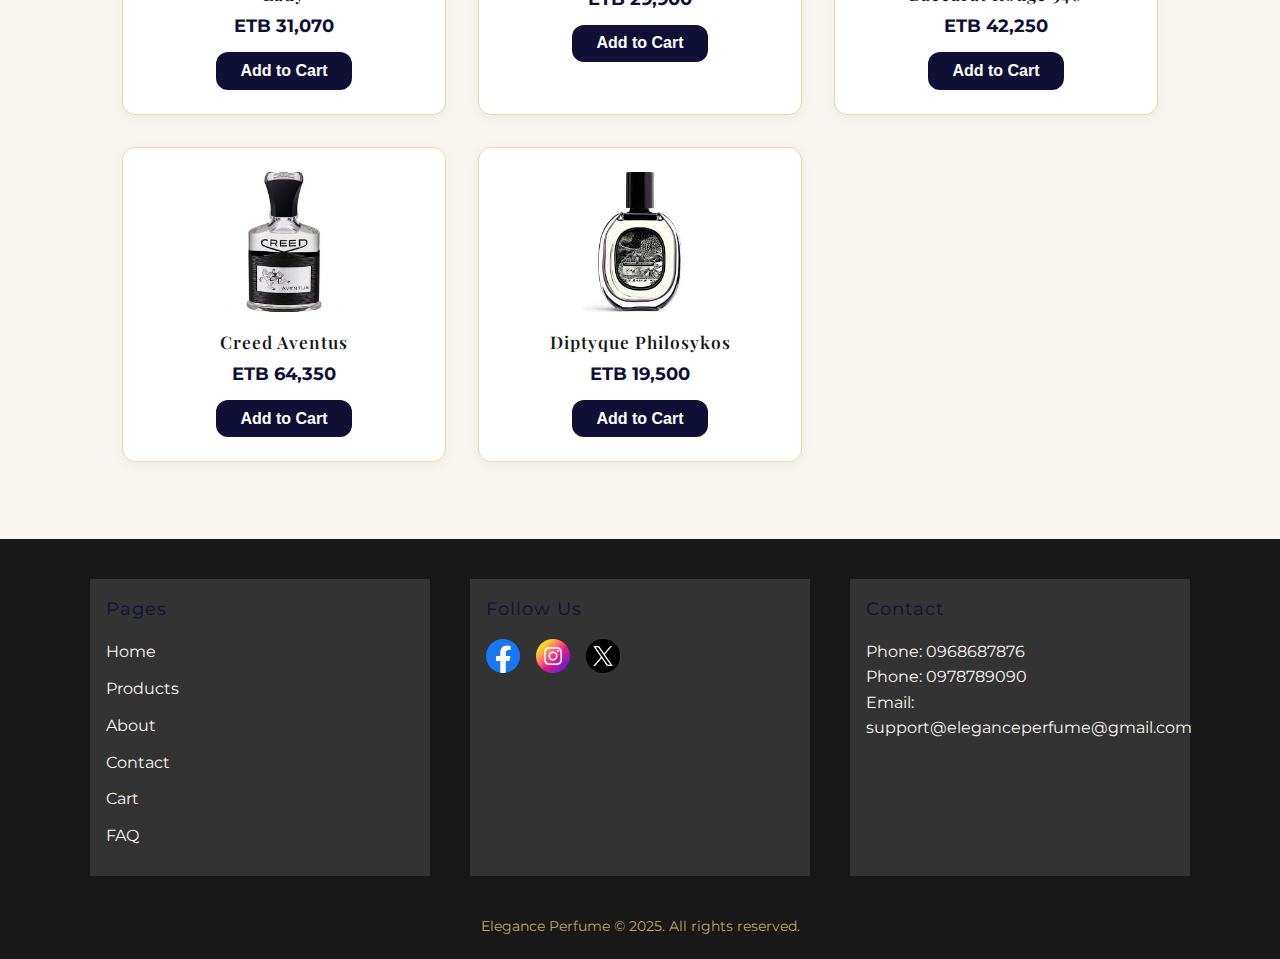
<file: products.html>
<!DOCTYPE html>
<html lang="en">
<head>
  <meta charset="UTF-8">
  <title>Products — Elegance Perfume</title>
  <meta name="viewport" content="width=device-width, initial-scale=1.0">
  <link rel="stylesheet" href="style.css">
</head>
<body>

<header>
  <nav class="navbar">
    <span class="logo">Elegance Perfume</span>
    <div class="menu-toggle" aria-label="Open menu">
      <span class="menu-bar"></span>
      <span class="menu-bar"></span>
      <span class="menu-bar"></span>
    </div>
    <div class="nav-links">
      <a href="index.html">Home</a>
      <a href="products.html" class="active">Products</a>
      <a href="about.html">About</a>
      <a href="contact.html">Contact</a>
      <a href="cart.html">Cart <span class="cart-count"></span></a>
      <a href="faq.html">FAQ</a>
    </div>
  </nav>
</header>

<!-- Men's Perfumes -->
<section id="men-perfumes" class="products-section">
  <h2 class="section-title">Men's Perfumes</h2>
  <div class="products-grid"></div>
</section>

<!-- Women's Perfumes -->
<section id="women-perfumes" class="products-section">
  <h2 class="section-title">Women's Perfumes</h2>
  <div class="products-grid"></div>
</section>

<!-- Unisex Perfumes -->
<section id="unisex-perfumes" class="products-section">
  <h2 class="section-title">Unisex Perfumes</h2>
  <div class="products-grid"></div>
</section>

<!-- Luxury Perfumes -->
<section id="luxury-perfumes" class="products-section">
  <h2 class="section-title">Luxury Perfumes</h2>
  <div class="products-grid"></div>
</section>

<footer>
  <div class="footer-container">
    <div class="footer-section">
      <div class="footer-title">Pages</div>
      <div class="footer-links">
        <a href="index.html">Home</a>
        <a href="products.html">Products</a>
        <a href="about.html">About</a>
        <a href="contact.html">Contact</a>
        <a href="cart.html">Cart</a>
        <a href="faq.html">FAQ</a>
      </div>
    </div>
    <div class="footer-section">
      <div class="footer-title">Follow Us</div>
      <div class="footer-socials">
        <a href="https://www.facebook.com/login" target="_blank" class="footer-social" title="Facebook">
          <img src="images/icons/facebook.png" alt="Facebook" class="social-icon">
        </a>
        <a href="https://www.instagram.com/accounts/login" target="_blank" class="footer-social" title="Instagram">
          <img src="images/icons/instagram.png" alt="Instagram" class="social-icon">
        </a>
        <a href="https://twitter.com/login" target="_blank" class="footer-social" title="Twitter">
          <img src="images/icons/twitter.png" alt="Twitter" class="social-icon">
        </a>
      </div>
    </div>
    <div class="footer-section">
      <div class="footer-title">Contact</div>
      <div class="footer-contact">
        Phone: 0968687876<br>
        Phone: 0978789090<br>
        Email: support@eleganceperfume@gmail.com
      </div>
    </div>
  </div>
  <div class="footer-bottom">
    Elegance Perfume &copy; 2025. All rights reserved.
  </div>
</footer>
<script src="script.js"></script>
</body>
</html>
</file>
<file: style.css>
/* style.css — Elegance Perfume */

/* FONT IMPORTS */
@import url('https://fonts.googleapis.com/css2?family=Playfair+Display:wght@600;700&family=Montserrat:wght@400;500&display=swap');

/* ROOT VARIABLES */
:root {
  --gold: #101036;
  --black: #181818;
  --cream: #F9F6F2;
  --white: #fff;
  --gray: #888;
  --transition: all 0.3s cubic-bezier(.25,.8,.25,1);
}

/* RESET & BASE STYLES */
* {
  margin: 0;
  padding: 0;
  box-sizing: border-box;
}
html {
  scroll-behavior: smooth;
}
body {
  font-family: 'Montserrat', Arial, sans-serif;
  background: var(--cream);
  color: var(--black);
  font-size: 1rem;
  line-height: 1.6;
  min-height: 100vh;
}
a {
  color: inherit;
  text-decoration: none;
  transition: var(--transition);
}
ul {
  list-style: none;
}
img {
  width: 100%;
  display: block;
  border-radius: 10px;
  object-fit: cover;
}

/* TYPOGRAPHY */
h1, h2, h3, .logo {
  font-family: 'Playfair Display', serif;
  font-weight: 700;
  letter-spacing: 1px;
}
h1 { font-size: 2.8rem; }
h2 { font-size: 2rem; }
h3 { font-size: 1.3rem; }
.section-title {
  text-align: center;
  margin-bottom: 1.5rem;
  color: var(--gold);
  letter-spacing: 2px;
}

/* HEADER & NAVIGATION */
header {
  background: var(--white);
  box-shadow: 0 2px 10px rgba(0,0,0,0.03);
  position: sticky;
  top: 0;
  z-index: 1000;
}
.navbar {
  max-width: 1200px;
  margin: auto;
  padding: 1rem 2rem;
  display: flex;
  align-items: center;
  justify-content: space-between;
}
.logo {
  color: var(--gold);
  font-size: 2rem;
  letter-spacing: 2px;
}
.nav-links {
  display: flex;
  gap: 2rem;
  align-items: center;
}
.nav-links a {
  padding: 0.5rem 1rem;
  border-radius: 20px;
  transition: var(--transition);
  font-weight: 500;
}
.nav-links a.active,
.nav-links a:hover {
  background: var(--gold);
  color: var(--white);
}

/* MOBILE NAV */
.menu-toggle {
  display: none;
  flex-direction: column;
  gap: 4px;
  cursor: pointer;
}
.menu-bar {
  width: 25px;
  height: 3px;
  background: var(--gold);
  border-radius: 3px;
  transition: var(--transition);
}

/* HERO SECTION */
.hero {
  background: url('images/home.jpg') no-repeat center center/cover;
  padding: 4rem 2rem 3rem 2rem;
  text-align: center;
  position: relative;
  overflow: hidden;
}
.hero-content {
  max-width: 700px;
  margin: 0 auto;
}
.hero h1 {

  color: #ffffff; 
  text-shadow: 2px 2px 4px rgba(0, 0, 0, 0.5); 
  margin-bottom: 1rem;
  font-size: 3rem;
  line-height: 1.2;
}
.hero p {
  margin-bottom: 2rem;
  color: var(--gray);
  text-shadow: 2px 2px 4px #00000080;
  font-size: 1.1rem;
}
.hero-cta {
  background: var(--gold);
  color: var(--white);
  border: none;
  padding: 0.9rem 2.1rem;
  border-radius: 30px;
  font-size: 1.2rem;
  font-weight: 600;
  cursor: pointer;
  transition: var(--transition);
  box-shadow: 0 4px 20px rgba(212,175,55,0.09);
}
.hero-cta:hover {
  background: var(--black);
  color: var(--gold);
}

/* CATEGORIES */
.categories {
  display: grid;
  grid-template-columns: repeat(auto-fit, minmax(210px, 1fr));
  gap: 2rem;
  max-width: 1100px;
  margin: 4rem auto;
  padding: 0 2rem;
}
.category-card {
  background: var(--white);
  border-radius: 18px;
  box-shadow: 0 2px 20px rgba(0,0,0,0.05);
  text-align: center;
  padding: 2.2rem 1rem 1.5rem 1rem;
  transition: var(--transition);
  cursor: pointer;
  border: 1.5px solid var(--gold);
}
.category-card:hover {
  transform: translateY(-12px) scale(1.03);
  box-shadow: 0 8px 32px rgba(212,175,55,0.08);
  background: var(--cream);
}
.category-icon {
  font-size: 2.8rem;
  color: var(--gold);
  margin-bottom: 1rem;
}
.category-title {
  font-size: 1.1rem;
  font-weight: 600;
  margin-bottom: .5rem;
  color: var(--black);
  letter-spacing: 1px;
}

/* HOW IT WORKS */
.how-it-works {
  background: var(--black);
  color: var(--white);
  padding: 3rem 0 2.5rem 0;
}
.how-steps {
  display: flex;
  gap: 2rem;
  justify-content: center;
  flex-wrap: wrap;
  margin: 2rem auto 0 auto;
  max-width: 900px;
}
.how-step {
  flex: 1;
  min-width: 220px;
  max-width: 300px;
  background: rgba(255,255,255,0.08);
  border-radius: 14px;
  padding: 2.2rem 1.6rem;
  text-align: center;
  transition: var(--transition);
}
.how-icon {
  font-size: 2.2rem;
  color: var(--gold);
  margin-bottom: 1rem;
}
.how-title {
  font-size: 1.1rem;
  font-weight: 600;
  margin-bottom: .4rem;
}
.how-desc {
  color: #ddd;
  font-size: 1rem;
}

/* TESTIMONIALS */
.testimonials {
  background: var(--cream);
  padding: 3rem 2rem;
}
.testimonial-list {
  display: grid;
  grid-template-columns: repeat(auto-fit, minmax(250px,1fr));
  gap: 2rem;
  max-width: 1100px;
  margin: auto;
}
.testimonial-card {
  background: var(--white);
  border-radius: 16px;
  box-shadow: 0 4px 28px rgba(0,0,0,0.065);
  padding: 2.2rem 1.4rem 1.3rem 1.4rem;
  text-align: center;
  border: 1.5px solid #eedba0;
}
.testimonial-icon {
  display: flex;
  align-items: center;
  justify-content: center;
  margin: auto;
  width: 48px;
  height: 48px;
  background: #f2e1b1;
  border-radius: 50%;
  font-size: 2.1rem;
  color: var(--gold);
  margin-bottom: 1rem;
}
.testimonial-name {
  margin-top: 1rem;
  font-weight: 600;
  color: var(--black);
}

/* FOOTER */
footer {
  background: var(--black);
  color: var(--cream);
  padding: 2.5rem 0 1.3rem 0;
}
.footer-container {
  max-width: 1100px;
  margin: auto;
  display: flex;
  flex-wrap: wrap;
  gap: 2.5rem;
  justify-content: space-between;
}
.footer-section {
  flex: 1;
  min-width: 180px;
}
.footer-title {
  color: var(--gold);
  font-size: 1.1rem;
  margin-bottom: 1rem;
  letter-spacing: 1px;
}
.footer-links a {
  color: var(--cream);
  display: block;
  margin-bottom: 0.7rem;
  font-size: 1rem;
  transition: var(--transition);
}
.footer-links a:hover {
  color: var(--gold);
}
.footer-socials {
  display: flex;
  gap: 1rem;
  margin-top: .8rem;
}
.footer-social {
  background: #2d2b2b;
  width: 34px;
  height: 34px;
  border-radius: 50%;
  display: flex;
  align-items: center;
  justify-content: center;
  color: var(--gold);
  font-size: 1.3rem;
  transition: var(--transition);
}
.footer-contact {
  font-size: 0.98rem;
  margin-top: .8rem;
}
.footer-bottom {
  text-align: center;
  margin-top: 2.5rem;
  font-size: 0.85rem;
  color: #bda65d;
}

/* ========== ABOUT PAGE ========== */
.about-section {
  max-width: 900px;
  margin: 4rem auto 2rem auto;
  background: var(--white);
  border-radius: 16px;
  box-shadow: 0 4px 20px rgba(0,0,0,0.06);
  padding: 2.5rem 2rem;
}
.about-title {
  color: var(--gold);
  font-size: 2.2rem;
  margin-bottom: 1.2rem;
  text-align: center;
}
.about-desc {
  font-size: 1.1rem;
  color: #222;
  margin-bottom: 1.5rem;
  line-height: 1.7;
  text-align: center;
}
.group-members {
  display: flex;
  flex-wrap: wrap;
  gap: 1.5rem;
  justify-content: center;
  margin-top: 2rem;
}
.member-card {
  background: var(--cream);
  border-radius: 10px;
  padding: 1.2rem 2rem 1.1rem 2rem;
  text-align: center;
  box-shadow: 0 2px 10px rgba(212,175,55,0.07);
  min-width: 220px;
  max-width: 270px;
}
.member-icon {
  width: 48px;
  height: 48px;
  background: #e5d7b1;
  border-radius: 50%;
  display: flex;
  align-items: center;
  justify-content: center;
  color: var(--gold);
  font-size: 2.2rem;
  margin: 0 auto 1rem auto;
}
.member-name {
  font-weight: 700;
  color: var(--black);
  margin-bottom: .3rem;
}
.member-id {
  font-size: 0.98rem;
  color: var(--gray);
}

/* ========== CONTACT PAGE ========== */
.contact-section {
  max-width: 900px;
  margin: 3.5rem auto 2rem auto;
  background: var(--white);
  border-radius: 16px;
  box-shadow: 0 4px 20px rgba(0,0,0,0.055);
  padding: 2.5rem 2rem 2.8rem 2rem;
}
.contact-title {
  color: var(--gold);
  font-size: 2rem;
  margin-bottom: 1.3rem;
  text-align: center;
}
.contact-details {
  display: flex;
  flex-wrap: wrap;
  gap: 2rem;
  justify-content: center;
  align-items: center;
  margin-bottom: 2.2rem;
}
.contact-item {
  display: flex;
  align-items: center;
  gap: 0.7rem;
  font-size: 1.1rem;
  color: var(--black);
}
.contact-icon {
  color: var(--gold);
  font-size: 1.5rem;
}
.contact-socials {
  display: flex;
  gap: 1.4rem;
  justify-content: center;
  margin-top: 0.8rem;
}

/* ========== CART PAGE ========== */
.cart-section {
  max-width: 1000px;
  margin: 3.5rem auto 2rem auto;
  background: var(--white);
  border-radius: 16px;
  box-shadow: 0 4px 20px rgba(0,0,0,0.06);
  padding: 2.5rem 2rem;
}
.cart-title {
  color: var(--gold);
  font-size: 2rem;
  margin-bottom: 1.3rem;
  text-align: center;
}
.cart-table {
  width: 100%;
  border-collapse: collapse;
  margin-bottom: 1.5rem;
}
.cart-table th, .cart-table td {
  padding: 1rem;
  text-align: center;
  border-bottom: 1px solid #eee2bc;
}
.cart-table th {
  background: #fff8e1;
  color: var(--black);
  font-weight: 700;
}
.cart-table td img {
  width: 70px;
  border-radius: 8px;
}
.cart-qty-input {
  width: 50px;
  padding: 0.3rem;
  border: 1px solid var(--gold);
  border-radius: 6px;
  text-align: center;
  font-size: 1rem;
}
.cart-remove-btn {
  border: none;
  background: var(--gold);
  color: var(--white);
  padding: 0.4rem 1.1rem;
  border-radius: 8px;
  font-size: 1rem;
  cursor: pointer;
  transition: var(--transition);
}
.cart-remove-btn:hover {
  background: var(--black);
  color: var(--gold);
}
.cart-summary {
  text-align: right;
  font-size: 1.2rem;
  margin-top: 1.5rem;
  color: var(--black);
  font-weight: 500;
}
.cart-empty {
  text-align: center;
  color: var(--gray);
  font-size: 1.1rem;
  margin: 2rem 0;
}
.cart-actions {
  display: flex;
  justify-content: flex-end;
  gap: 1.2rem;
  margin-top: 1.2rem;
}
.cart-action-btn {
  background: var(--gold);
  color: var(--white);
  border: none;
  padding: 0.8rem 2rem;
  border-radius: 24px;
  font-size: 1.1rem;
  font-weight: 600;
  cursor: pointer;
  transition: var(--transition);
}
.cart-action-btn:hover {
  background: var(--black);
  color: var(--gold);
}

/* ========== PAYMENT PAGE ========== */
.payment-section {
  max-width: 900px;
  margin: 3.5rem auto 2rem auto;
  background: var(--white);
  border-radius: 16px;
  box-shadow: 0 4px 20px rgba(0,0,0,0.06);
  padding: 2.5rem 2rem 2rem 2rem;
}
.payment-title {
  text-align: center;
  color: var(--gold);
  font-size: 2rem;
  margin-bottom: 1.3rem;
}
.payment-methods {
  display: flex;
  gap: 2rem;
  flex-wrap: wrap;
  justify-content: center;
  margin-bottom: 2rem;
}
.payment-method {
  background: #fff9e7;
  border: 2px solid var(--gold);
  border-radius: 12px;
  padding: 1.5rem 2rem;
  min-width: 220px;
  max-width: 300px;
  text-align: center;
  cursor: pointer;
  transition: var(--transition);
  font-weight: 600;
  color: var(--black);
}
.payment-method.selected, .payment-method:hover {
  background: var(--gold);
  color: var(--white);
  border-color: var(--gold);
}
.payment-forms {
  max-width: 400px;
  margin: 0 auto;
}
.payment-form {
  display: none;
  margin-top: 1.8rem;
}
.payment-form.active {
  display: block;
}
.payment-form label {
  display: block;
  margin-bottom: .5rem;
  color: var(--black);
  font-size: 1rem;
  font-weight: 500;
}
.payment-form input {
  width: 100%;
  padding: 0.7rem 0.6rem;
  margin-bottom: 1rem; 
  border: 1.2px solid var(--gold);
  border-radius: 7px;
  font-size: 1rem;
  background: var(--cream);
}
.payment-form .pay-btn {
  background: var(--gold);
  color: var(--white);
  border: none;
  padding: 0.8rem 2.2rem;
  border-radius: 16px;
  font-size: 1.1rem;
  font-weight: 600;
  cursor: pointer;
  transition: var(--transition);
}
.payment-form .pay-btn:hover {
  background: var(--black);
  color: var(--gold);
}

/* ========== CONFIRMATION PAGE ========== */
.confirm-section {
  max-width: 700px;
  margin: 4rem auto 2rem auto;
  background: var(--white);
  border-radius: 16px;
  box-shadow: 0 4px 20px rgba(0,0,0,0.06);
  padding: 2.5rem 2rem;
  text-align: center;
}
.confirm-icon {
  font-size: 3.2rem;
  color: var(--gold);
  margin-bottom: 1rem;
}
.confirm-title {
  color: var(--gold);
  font-size: 2.1rem;
  margin-bottom: 1.3rem;
}
.confirm-summary {
  color: var(--black);
  font-size: 1.08rem;
  margin-bottom: 1.3rem;
  line-height: 1.6;
}
.confirm-actions {
  margin-top: 1.8rem;
  display: flex;
  gap: 1.5rem;
  justify-content: center;
}
.confirm-btn {
  background: var(--gold);
  color: var(--white);
  border: none;
  padding: 0.8rem 2rem;
  border-radius: 16px;
  font-size: 1.1rem;
  font-weight: 600;
  cursor: pointer;
  transition: var(--transition);
}
.confirm-btn:hover {
  background: var(--black);
  color: var(--gold);
}

/* ========== PRODUCTS PAGE (OPTIONAL) ========== */
.products-section {
  max-width: 1100px;
  margin: 3.5rem auto 2rem auto;
  padding: 2rem 2rem 2.8rem 2rem;
}
.products-grid {
  display: grid;
  grid-template-columns: repeat(auto-fit, minmax(240px,1fr));
  gap: 2rem;
}
.product-card {
  background: var(--white);
  border-radius: 13px;
  box-shadow: 0 2px 12px rgba(0,0,0,0.05);
  padding: 1.5rem 1rem;
  text-align: center;
  transition: var(--transition);
  border: 1.5px solid #eedba0;
}
.product-card:hover {
  transform: translateY(-8px) scale(1.02);
  border-color: var(--gold);
}
.product-img {
  width: 120px;
  height: 140px;
  margin: auto;
  border-radius: 10px;
  background: #f6ebc6;
  display: flex;
  align-items: center;
  justify-content: center;
  margin-bottom: 1rem;
  font-size: 2.6rem;
  color: var(--gold);
}
.product-name {
  font-weight: 600;
  font-size: 1.08rem;
  margin-bottom: .3rem;
  color: var(--black);
}
.product-price {
  color: var(--gold);
  font-weight: 700;
  font-size: 1.13rem;
  margin-bottom: .7rem;
}
.product-add-btn {
  background: var(--gold);
  color: var(--white);
  border: none;
  padding: 0.6rem 1.5rem;
  border-radius: 12px;
  font-size: 1rem;
  font-weight: 600;
  cursor: pointer;
  transition: var(--transition);
}
.product-add-btn:hover {
  background: var(--black);
  color: var(--gold);
}

/* ========== FAQ PAGE (OPTIONAL) ========== */
.faq-section {
  max-width: 800px;
  margin: 4rem auto 2rem auto;
  padding: 2.5rem 2rem 2.8rem 2rem;
  background: var(--white);
  border-radius: 16px;
  box-shadow: 0 4px 20px rgba(0,0,0,0.06);
}
.faq-list {
  margin-top: 2rem;
}
.faq-item {
  border-bottom: 1.5px solid #eedba0;
  padding: 1.3rem 0;
}
.faq-question {
  font-weight: 600;
  color: var(--gold);
  cursor: pointer;
  font-size: 1.08rem;
  display: flex;
  justify-content: space-between;
  align-items: center;
}
.faq-icon {
  font-size: 1.2rem;
  margin-left: 1rem;
  transition: var(--transition);
}
.faq-answer {
  color: var(--black);
  font-size: 1rem;
  margin-top: 0.6rem;
  display: none;
  transition: var(--transition);
}
.faq-item.active .faq-answer {
  display: block;
}
.faq-item.active .faq-icon {
  transform: rotate(90deg);
}

/* ========== RESPONSIVE DESIGN ========== */
@media (max-width: 900px) {
  .navbar {
    flex-direction: column;
    gap: 1rem;
    padding: 1.2rem;
  }
  .footer-container {
    flex-direction: column;
    gap: 2.2rem;
    text-align: center;
  }
  .how-steps {
    flex-direction: column;
    gap: 1rem;
  }
}
@media (max-width: 700px) {
  .categories, .testimonial-list, .products-grid {
    grid-template-columns: 1fr;
  }
  .about-section, .contact-section, .cart-section, .payment-section, .confirm-section, .faq-section {
    padding: 1.1rem 0.7rem 1.3rem 0.7rem;
  }
}
@media (max-width: 600px) {
  .navbar {
    flex-direction: row;
    padding: 1rem 0.5rem;
  }
  .nav-links {
    position: absolute;
    top: 70px;
    right: 0;
    background: var(--white);
    flex-direction: column;
    width: 190px;
    box-shadow: 0 6px 22px rgba(0,0,0,0.15);
    border-radius: 10px 0 0 10px;
    transform: translateX(110%);
    opacity: 0;
    pointer-events: none;
    transition: var(--transition);
    z-index: 1001;
    padding: 1rem 0.5rem;
  }
  .nav-links.open {
    transform: translateX(0%);
    opacity: 1;
    pointer-events: auto;
  }
  .menu-toggle {
    display: flex;
    margin-left: 0.5rem;
  }
}

/* Smooth transitions */
button, .product-card, .category-card, .testimonial-card, .payment-method, .faq-question {
  transition: var(--transition);
}

/* Footer Section Styling */
footer .footer-section h3 {
  color: white;
  text-shadow: 2px 2px 4px black; /* Black shadow effect */
}

footer .footer-section {
  /* Optional: Add background or padding if needed */
  background-color: #333; /* Example background color */
  padding: 1rem;
}

/* Procurement Metrics Section */
.procurement-metrics {
  margin-bottom: 40px;
  text-align: center;
}

.procurement-metrics h2 {
  color: #101036;
  text-shadow: 2px 2px 4px rgba(0, 0, 0, 0.5);
  margin-bottom: 20px;
}

.metrics-cards {
  display: flex;
  flex-wrap: wrap;
  gap: 20px;
  justify-content: center;
}

.metrics-card {
  background-color: #f4f4f4;
  padding: 20px;
  border-radius: 10px;
  box-shadow: 0 4px 10px rgba(0, 0, 0, 0.1);
  text-align: center;
  width: 300px;
  transition: transform 0.3s ease;
}

.metrics-card:hover {
  transform: translateY(-5px);
}

.metrics-card h3 {
  color: #333;
  margin-bottom: 10px;
}

.metrics-card p {
  font-size: 1.5rem;
  color: #101036;
  font-weight: bold;
}

/* Procurement Page Styles */
.procurement-header {
  background-color: #101036;
  color: white;
  text-align: center;
  padding: 20px;
}

.procurement-nav {
  display: flex;
  justify-content: center;
  gap: 20px;
  background-color: #f4f4f4;
  padding: 10px 0;
  border-bottom: 1px solid #ddd;
}

.procurement-nav a {
  color: #101036;
  font-weight: bold;
  text-decoration: none;
  padding: 10px 15px;
  border-radius: 5px;
  transition: background-color 0.3s ease;
}

.procurement-nav a:hover {
  background-color: #101036;
  color: white;
}

.procurement-section {
  max-width: 1100px;
  margin: 20px auto;
  padding: 20px;
  background-color: white;
  border-radius: 10px;
  box-shadow: 0 4px 10px rgba(0, 0, 0, 0.1);
}

.search-filter {
  display: flex;
  flex-wrap: wrap;
  gap: 20px;
  justify-content: center;
}

.form-group {
  display: flex;
  flex-direction: column;
  gap: 5px;
}

.search-btn {
  background-color: #101036;
  color: white;
  border: none;
  padding: 10px 20px;
  border-radius: 5px;
  cursor: pointer;
  transition: background-color 0.3s ease;
}

.search-btn:hover {
  background-color: #333;
}
</file>
